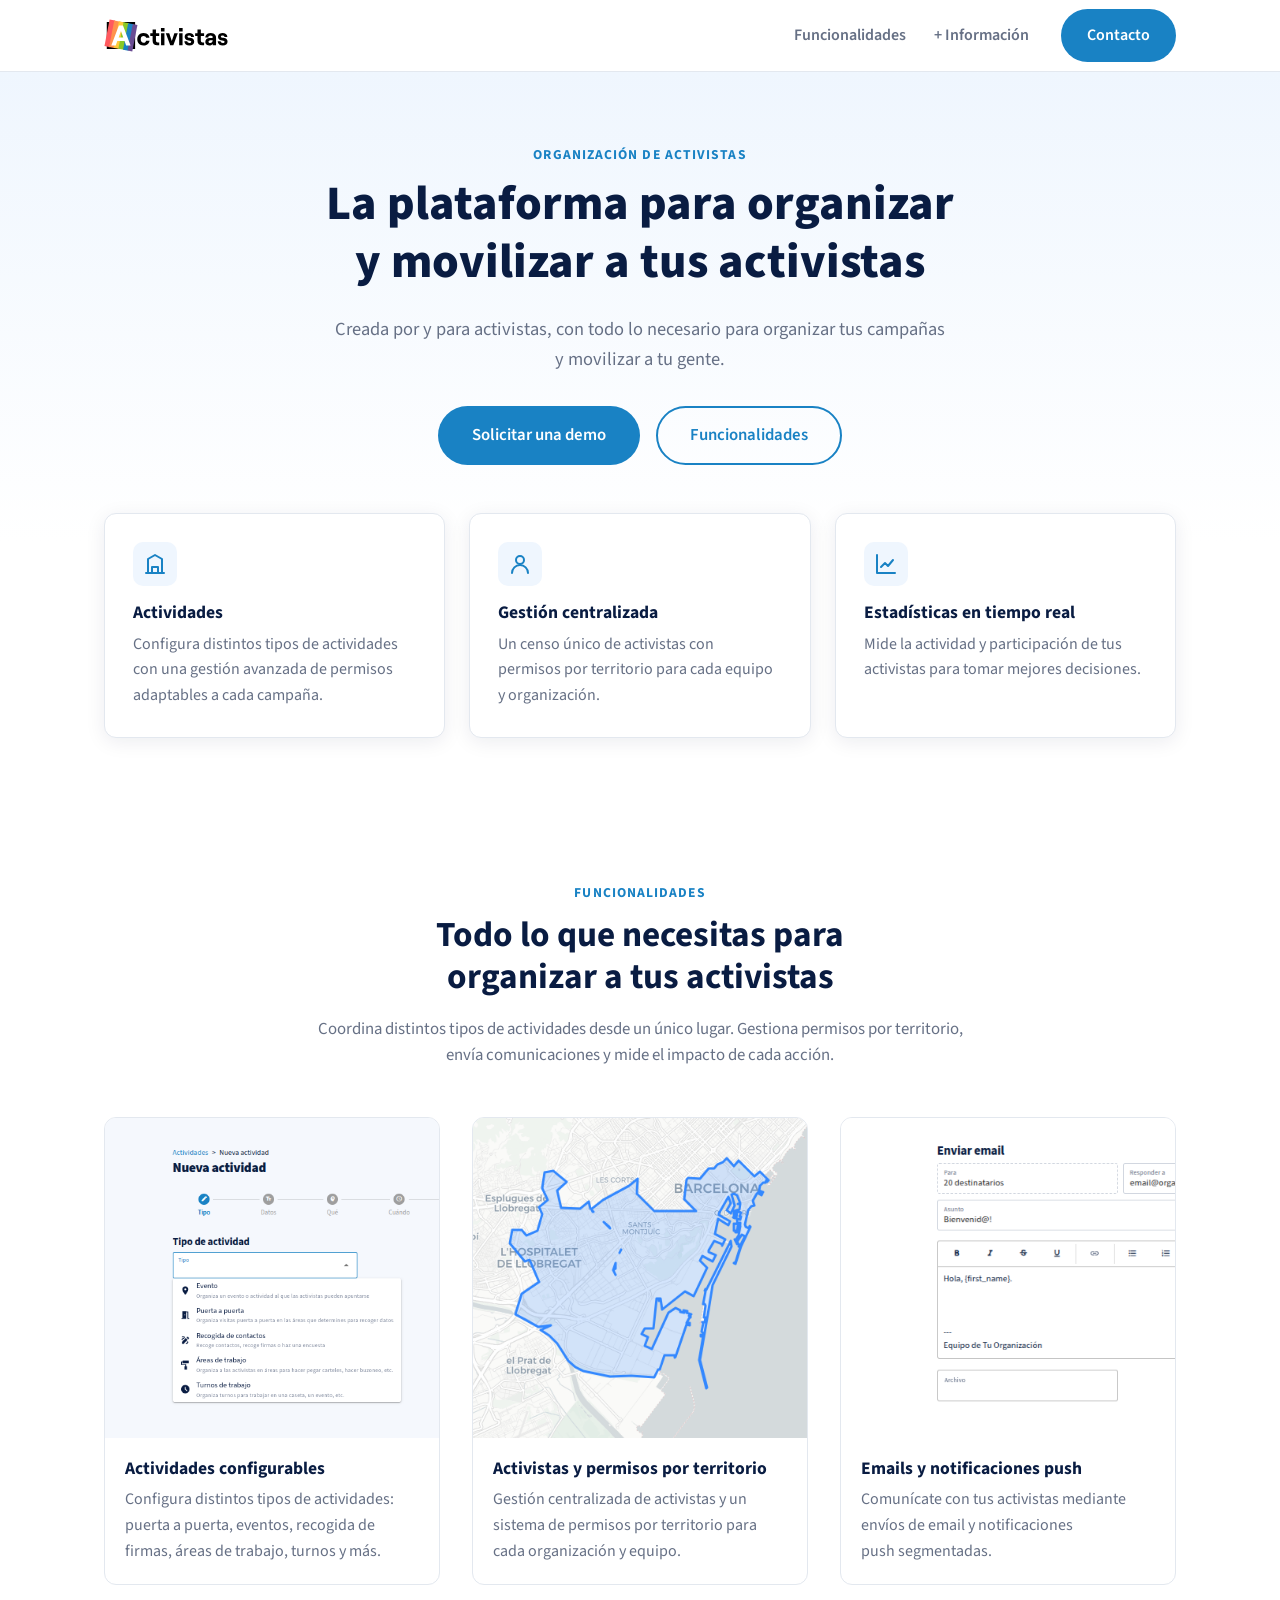
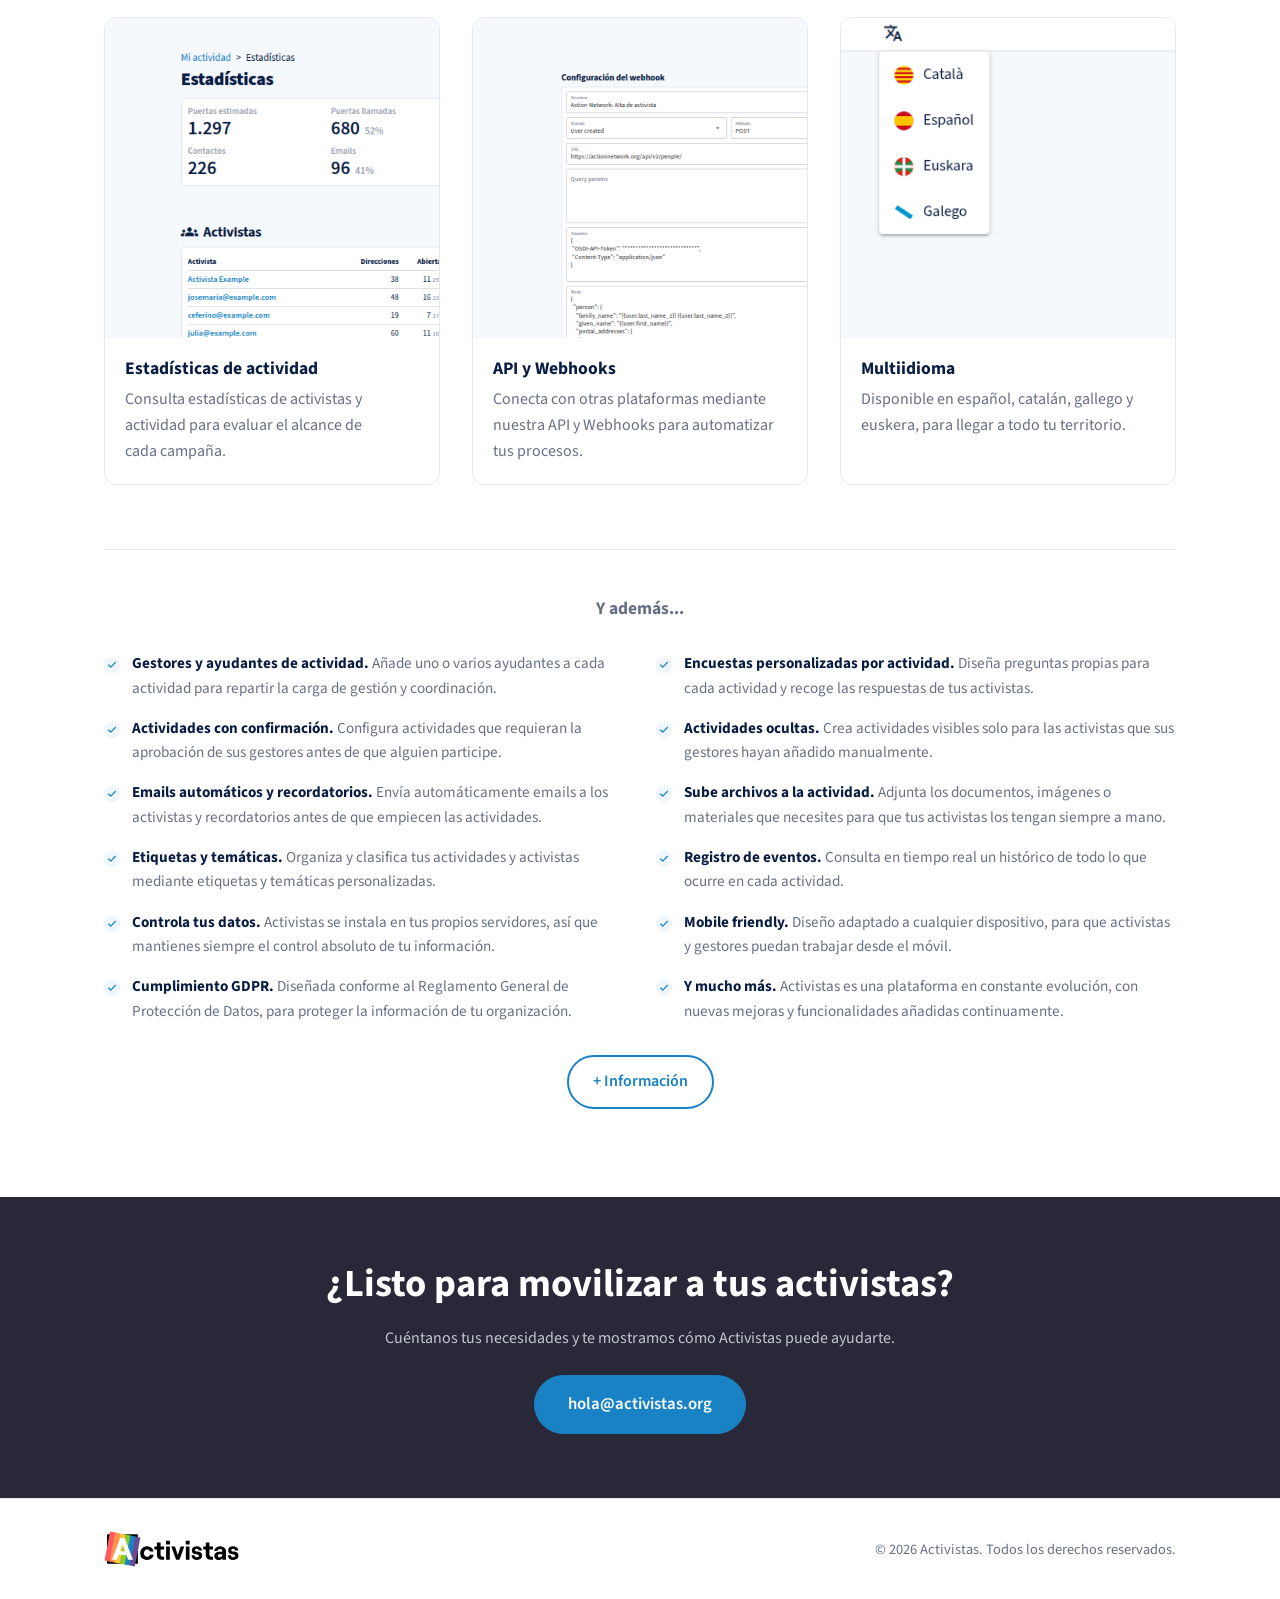
<file: index.html>
<!DOCTYPE html>
<html lang="es">
<head>
  <meta charset="UTF-8" />
  <meta name="viewport" content="width=device-width, initial-scale=1.0" />
  <title>Activistas | Plataforma de organización de activistas</title>
  <meta name="description" content="Activistas es la plataforma para organizaciones de la sociedad civil que necesitan organizar, coordinar y hacer crecer a sus activistas: puerta a puerta, eventos, recogida de firmas, áreas de trabajo y turnos." />

  <link rel="icon" type="image/svg+xml" href="/favicon/favicon.ico" />
  <link rel="apple-touch-icon" sizes="180x180" href="/favicon/apple-touch-icon.png">
  <link rel="icon" type="image/png" sizes="32x32" href="/favicon/favicon-32x32.png">
  <link rel="icon" type="image/png" sizes="16x16" href="/favicon/favicon-16x16.png">
  <link rel="mask-icon" href="/favicon/safari-pinned-tab.svg" color="#5bbad5">
  <meta name="msapplication-TileColor" content="#e51c55">
  <meta name="theme-color" content="#ffffff">

  <meta property="og:type" content="website" />
  <meta property="og:locale" content="es_ES" />
  <meta property="og:title" content="Activistas | Plataforma de organización de activistas" />
  <meta property="og:description" content="Coordina puerta a puerta, eventos, recogida de firmas, áreas de trabajo y turnos desde un único lugar." />
  <meta name="twitter:card" content="summary" />

  <link rel="stylesheet" href="css/styles.css" />
</head>
<body>

  <a class="skip-link" href="#contenido">Ir al contenido principal</a>

  <header class="site-header" id="inicio">
    <div class="container header-inner">
      <a class="logo" href="#inicio">
        <img src="images/logo/logo-long.svg" alt="Activistas" width="240" height="48" />
      </a>

      <button class="nav-toggle" id="navToggle" aria-expanded="false" aria-controls="siteNav" aria-label="Abrir menú">
        <span class="nav-toggle-bar"></span>
        <span class="nav-toggle-bar"></span>
        <span class="nav-toggle-bar"></span>
      </button>

      <nav class="site-nav" id="siteNav">
        <ul>
          <li><a href="#funcionalidades">Funcionalidades</a></li>
          <li><a href="info.html">+ Información</a></li>
        </ul>
        <a class="btn btn-primary" href="#contacto">Contacto</a>
      </nav>
    </div>
  </header>

  <main id="contenido">

    <!-- Hero -->
    <section class="hero">
      <div class="container hero-inner">
        <div class="hero-copy">
          <p class="eyebrow">Organización de activistas</p>
          <h1>La plataforma para organizar y movilizar a tus activistas</h1>
          <p class="lead">
            Creada por y para activistas, con todo lo necesario para organizar tus campañas y movilizar a tu gente.
          </p>
          <div class="hero-actions">
            <a class="btn btn-primary btn-lg" href="#contacto">Solicitar una demo</a>
            <a class="btn btn-secondary btn-lg" href="#funcionalidades">Funcionalidades</a>
          </div>
        </div>
      </div>

      <div class="container hero-blocks">
        <div class="hero-block">
          <div class="hero-block-icon" aria-hidden="true">
            <svg viewBox="0 0 24 24" fill="none" stroke="currentColor" stroke-width="2" stroke-linecap="round" stroke-linejoin="round"><path d="M3 21h18" /><path d="M5 21V7l7-4 7 4v14" /><path d="M9 21v-6h6v6" /></svg>
          </div>
          <h3>Actividades</h3>
          <p>Configura distintos tipos de actividades con una gestión avanzada de permisos adaptables a cada campaña.</p>
        </div>
        <div class="hero-block">
          <div class="hero-block-icon" aria-hidden="true">
            <svg viewBox="0 0 24 24" fill="none" stroke="currentColor" stroke-width="2" stroke-linecap="round" stroke-linejoin="round"><circle cx="12" cy="8" r="4" /><path d="M4 21c0-4.4 3.6-8 8-8s8 3.6 8 8" /></svg>
          </div>
          <h3>Gestión centralizada</h3>
          <p>Un censo único de activistas con permisos por territorio para cada equipo y organización.</p>
        </div>
        <div class="hero-block">
          <div class="hero-block-icon" aria-hidden="true">
            <svg viewBox="0 0 24 24" fill="none" stroke="currentColor" stroke-width="2" stroke-linecap="round" stroke-linejoin="round"><path d="M3 3v18h18" /><path d="M7 15l4-4 3 3 5-6" /></svg>
          </div>
          <h3>Estadísticas en tiempo real</h3>
          <p>Mide la actividad y participación de tus activistas para tomar mejores decisiones.</p>
        </div>
      </div>
    </section>

    <!-- Funcionalidades -->
    <section class="section" id="funcionalidades">
      <div class="container">
        <div class="section-head">
          <p class="eyebrow">Funcionalidades</p>
          <h2>Todo lo que necesitas para organizar a tus activistas</h2>
          <p class="section-lead">Coordina distintos tipos de actividades desde un
            único lugar. Gestiona permisos por territorio, envía comunicaciones y mide el impacto de cada acción.</p>
        </div>

        <div class="feature-grid">
          <article class="feature-card">
            <img class="feature-image" src="images/features/activities.png" alt="Configuración de actividades" width="480" height="320" loading="lazy" />
            <h3>Actividades configurables</h3>
            <p>Configura distintos tipos de actividades: puerta a puerta, eventos, recogida de firmas, áreas de trabajo, turnos y más.</p>
          </article>

          <article class="feature-card">
            <img class="feature-image" src="images/features/areas.png" alt="Gestión de activistas y permisos" width="480" height="320" loading="lazy" />
            <h3>Activistas y permisos por territorio</h3>
            <p>Gestión centralizada de activistas y un sistema de permisos por territorio para cada organización y equipo.</p>
          </article>

          <article class="feature-card">
            <img class="feature-image" src="images/features/emails.png" alt="Envío de emails y notificaciones push" width="480" height="320" loading="lazy" />
            <h3>Emails y notificaciones push</h3>
            <p>Comunícate con tus activistas mediante envíos de email y notificaciones push segmentadas.</p>
          </article>

          <article class="feature-card">
            <img class="feature-image" src="images/features/stats.png" alt="Estadísticas de activistas y actividad" width="480" height="320" loading="lazy" />
            <h3>Estadísticas de actividad</h3>
            <p>Consulta estadísticas de activistas y actividad para evaluar el alcance de cada campaña.</p>
          </article>

          <article class="feature-card">
            <img class="feature-image" src="images/features/webhooks.png" alt="Conexión mediante API y Webhooks" width="480" height="320" loading="lazy" />
            <h3>API y Webhooks</h3>
            <p>Conecta con otras plataformas mediante nuestra API y Webhooks para automatizar tus procesos.</p>
          </article>

          <article class="feature-card">
            <img class="feature-image" src="images/features/languages.png" alt="Plataforma multiidioma" width="480" height="320" loading="lazy" />
            <h3>Multiidioma</h3>
            <p>Disponible en español, catalán, gallego y euskera, para llegar a todo tu territorio.</p>
          </article>
        </div>

        <div class="extra-features">
          <h3 class="extra-features-title">Y además...</h3>
          <ul class="extra-feature-list">
            <li class="extra-feature-item">
              <strong>Gestores y ayudantes de actividad.</strong>
              Añade uno o varios ayudantes a cada actividad para repartir la carga de gestión y coordinación.
            </li>
            <li class="extra-feature-item">
              <strong>Encuestas personalizadas por actividad.</strong>
              Diseña preguntas propias para cada actividad y recoge las respuestas de tus activistas.
            </li>
            <li class="extra-feature-item">
              <strong>Actividades con confirmación.</strong>
              Configura actividades que requieran la aprobación de sus gestores antes de que alguien participe.
            </li>
            <li class="extra-feature-item">
              <strong>Actividades ocultas.</strong>
              Crea actividades visibles solo para las activistas que sus gestores hayan añadido manualmente.
            </li>
            <li class="extra-feature-item">
              <strong>Emails automáticos y recordatorios.</strong>
              Envía automáticamente emails a los activistas y recordatorios antes de que empiecen las actividades.
            </li>
            <li class="extra-feature-item">
              <strong>Sube archivos a la actividad.</strong>
              Adjunta los documentos, imágenes o materiales que necesites para que tus activistas los tengan siempre a mano.
            </li>
            <li class="extra-feature-item">
              <strong>Etiquetas y temáticas.</strong>
              Organiza y clasifica tus actividades y activistas mediante etiquetas y temáticas personalizadas.
            </li>
            <li class="extra-feature-item">
              <strong>Registro de eventos.</strong>
              Consulta en tiempo real un histórico de todo lo que ocurre en cada actividad.
            </li>
            <li class="extra-feature-item">
              <strong>Controla tus datos.</strong>
              Activistas se instala en tus propios servidores, así que mantienes siempre el control absoluto de tu información.
            </li>
            <li class="extra-feature-item">
              <strong>Mobile friendly.</strong>
              Diseño adaptado a cualquier dispositivo, para que activistas y gestores puedan trabajar desde el móvil.
            </li>
            <li class="extra-feature-item">
              <strong>Cumplimiento GDPR.</strong>
              Diseñada conforme al Reglamento General de Protección de Datos, para proteger la información de tu organización.
            </li>
            <li class="extra-feature-item">
              <strong>Y mucho más.</strong>
              Activistas es una plataforma en constante evolución, con nuevas mejoras y funcionalidades añadidas continuamente.
            </li>
          </ul>
          <p class="extra-features-cta">
            <a class="btn btn-secondary" href="info.html">+ Información</a>
          </p>
        </div>
      </div>
    </section>

    <!-- CTA intermedio -->
    <section class="cta-band" id="contacto">
      <div class="container cta-band-inner">
        <h2>¿Listo para movilizar a tus activistas?</h2>
        <p>Cuéntanos tus necesidades y te mostramos cómo Activistas puede ayudarte.</p>
        <a class="btn btn-primary btn-lg" id="emailCta" href="#" rel="nofollow" data-b64="aG9sYUBhY3RpdmlzdGFzLm9yZw==">Escríbenos</a>
      </div>
    </section>

  </main>

  <footer class="site-footer">
    <div class="container footer-inner">
      <img class="logo logo-footer" src="images/logo/logo-long.svg" alt="Activistas" width="180" height="36" />
      <p>&copy; <span id="year"></span> Activistas. Todos los derechos reservados.</p>
    </div>
  </footer>

  <script src="js/main.js"></script>
</body>
</html>
</file>
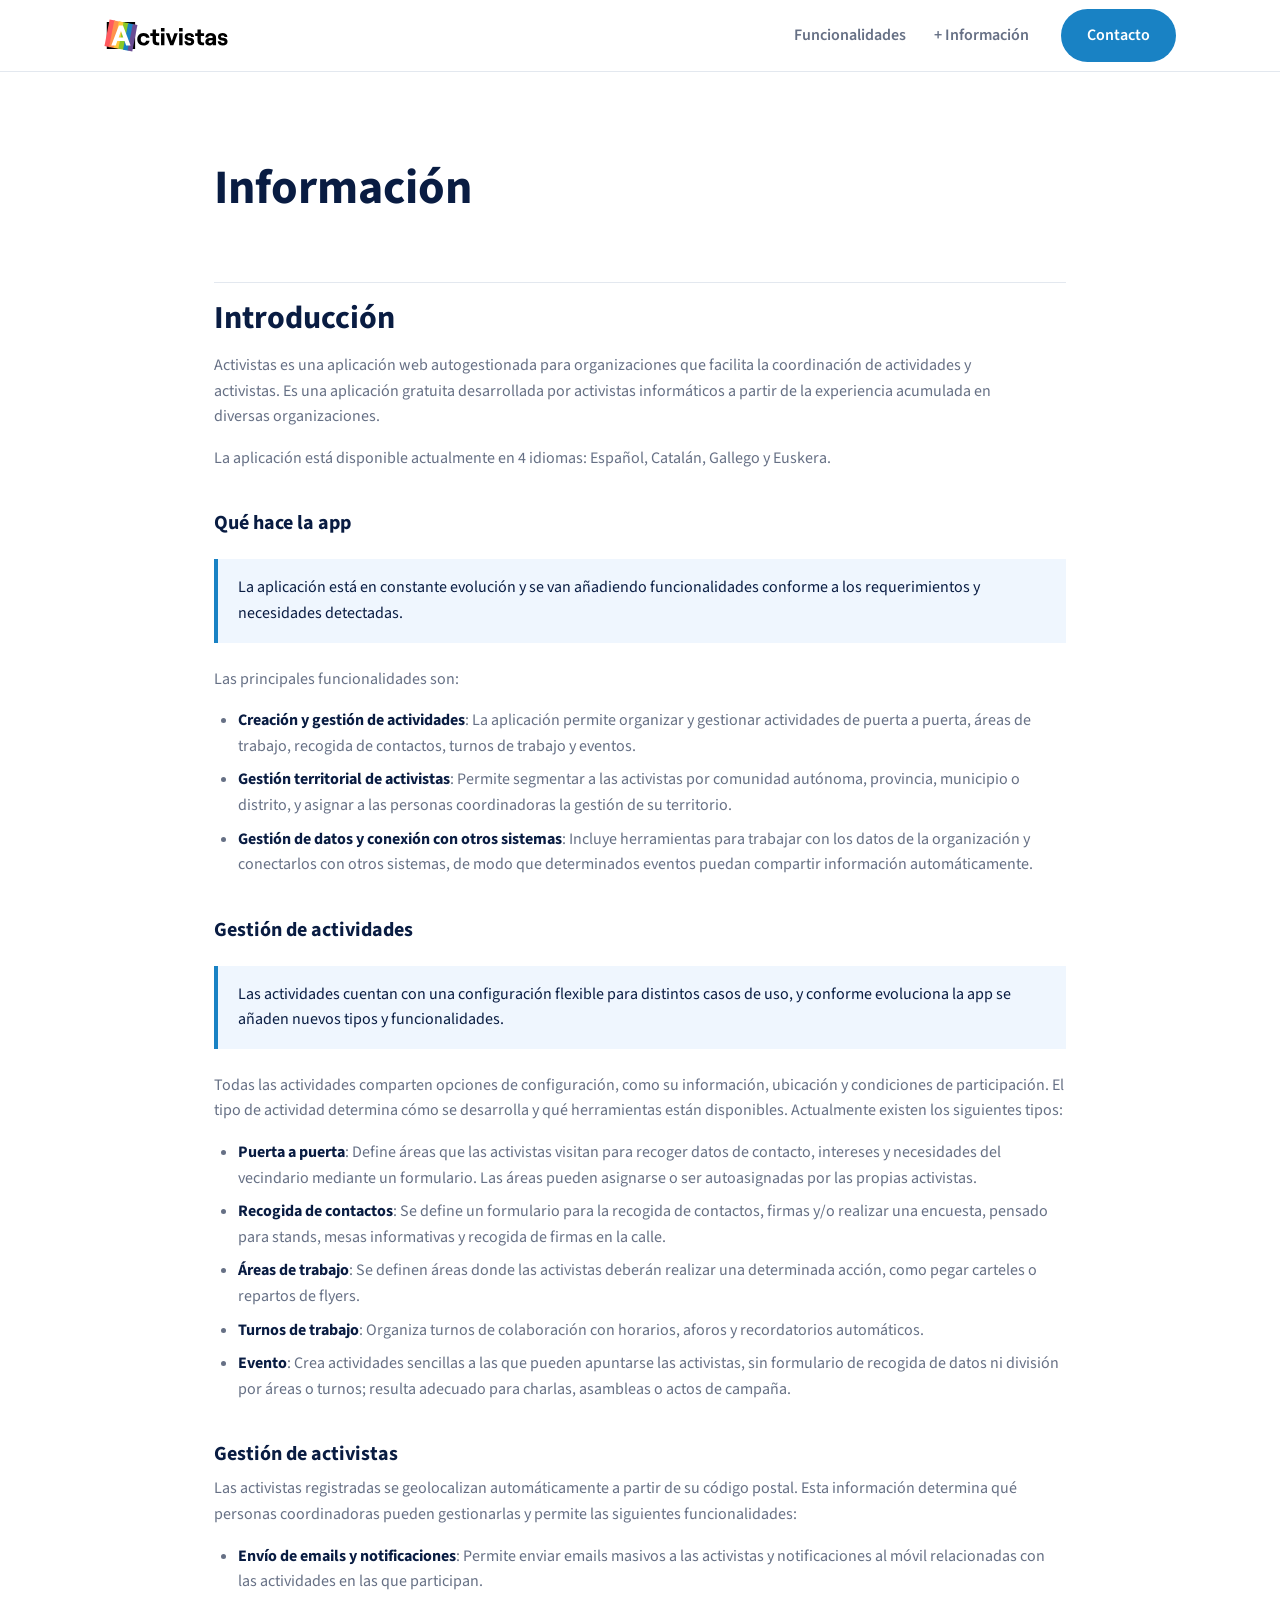
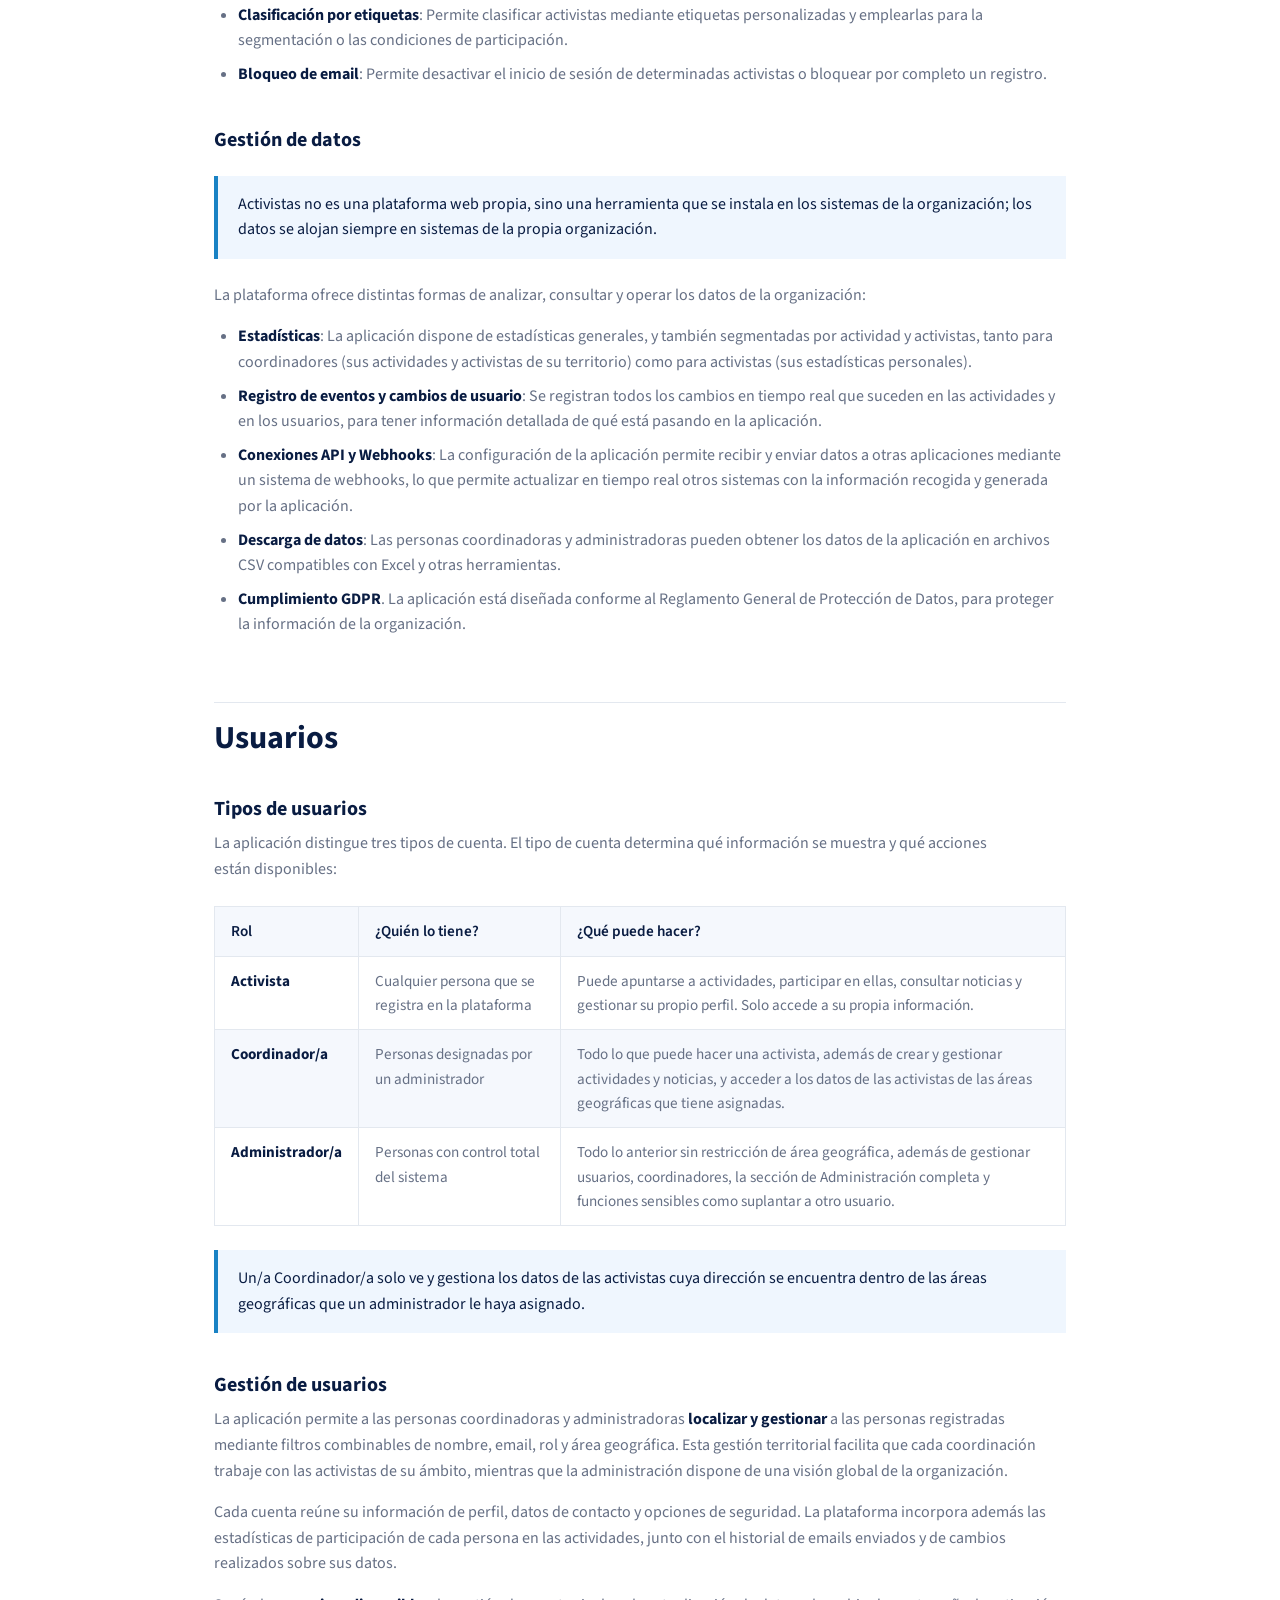
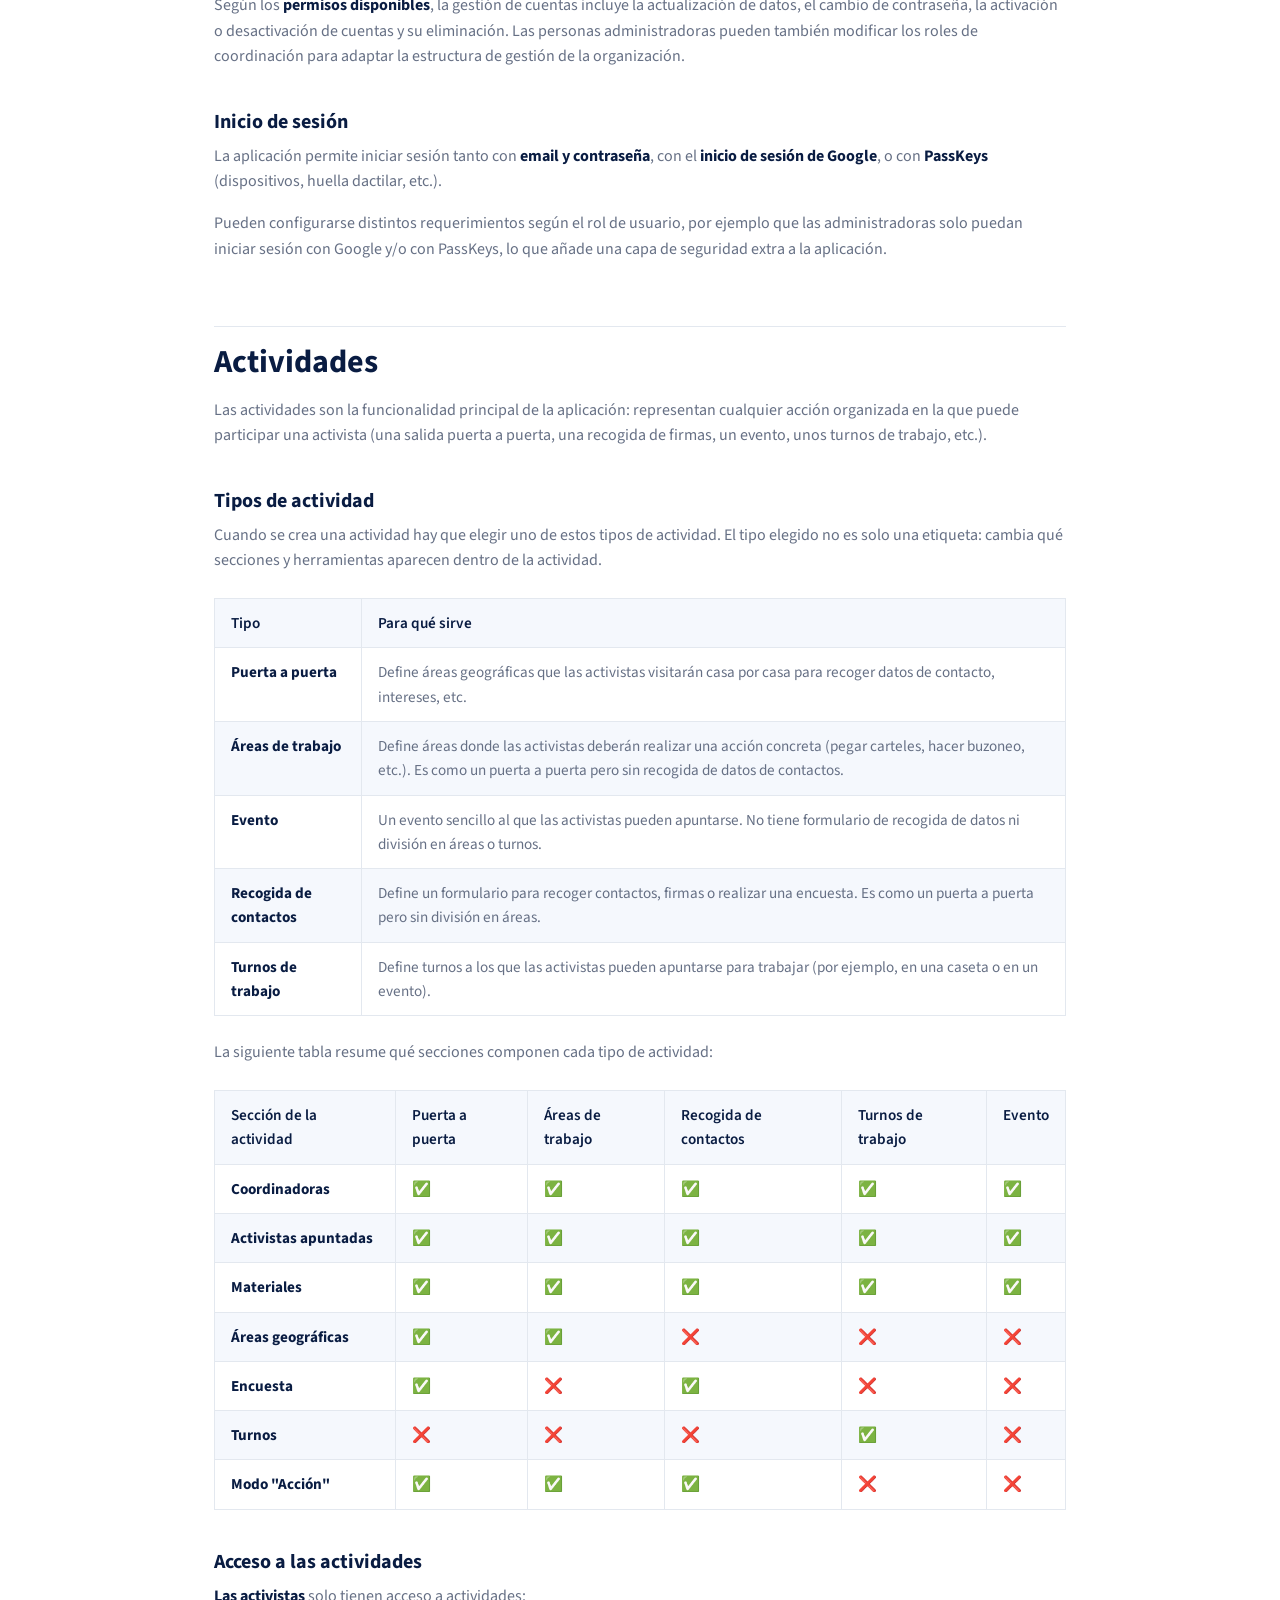
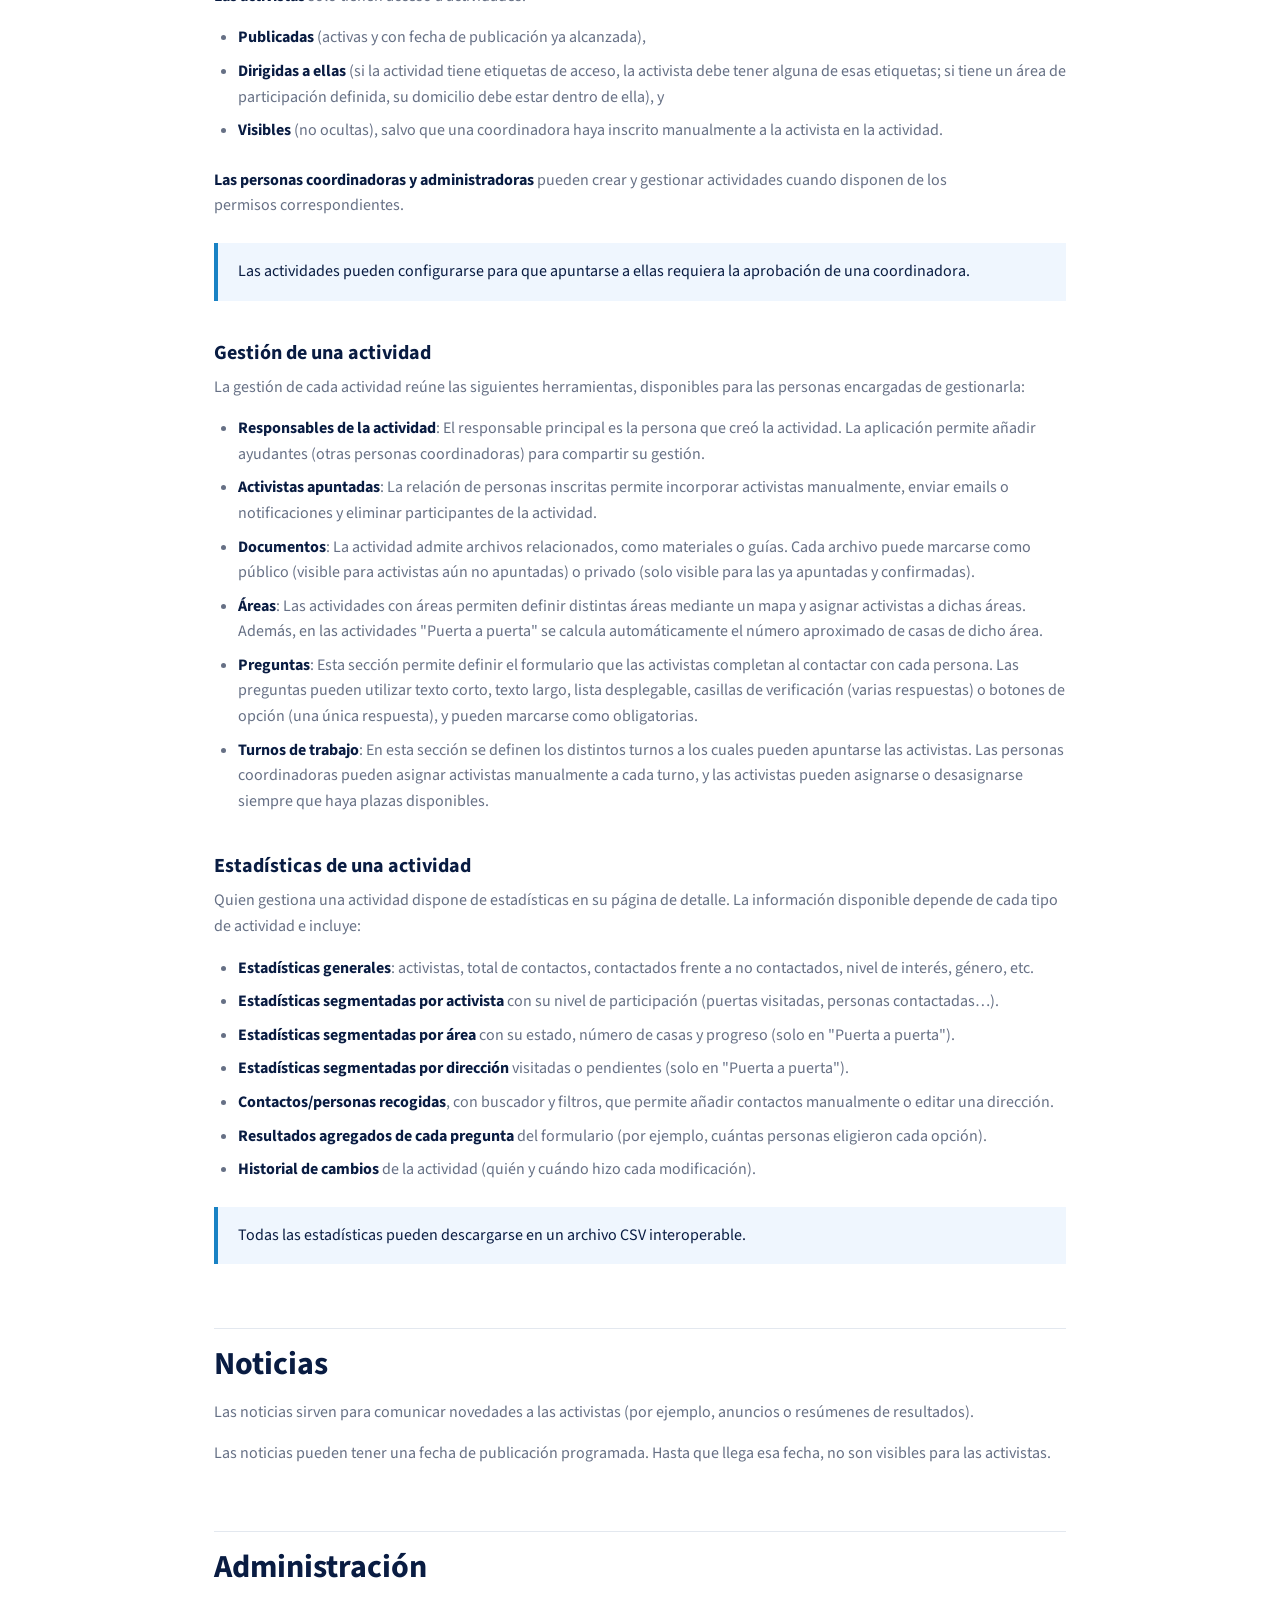
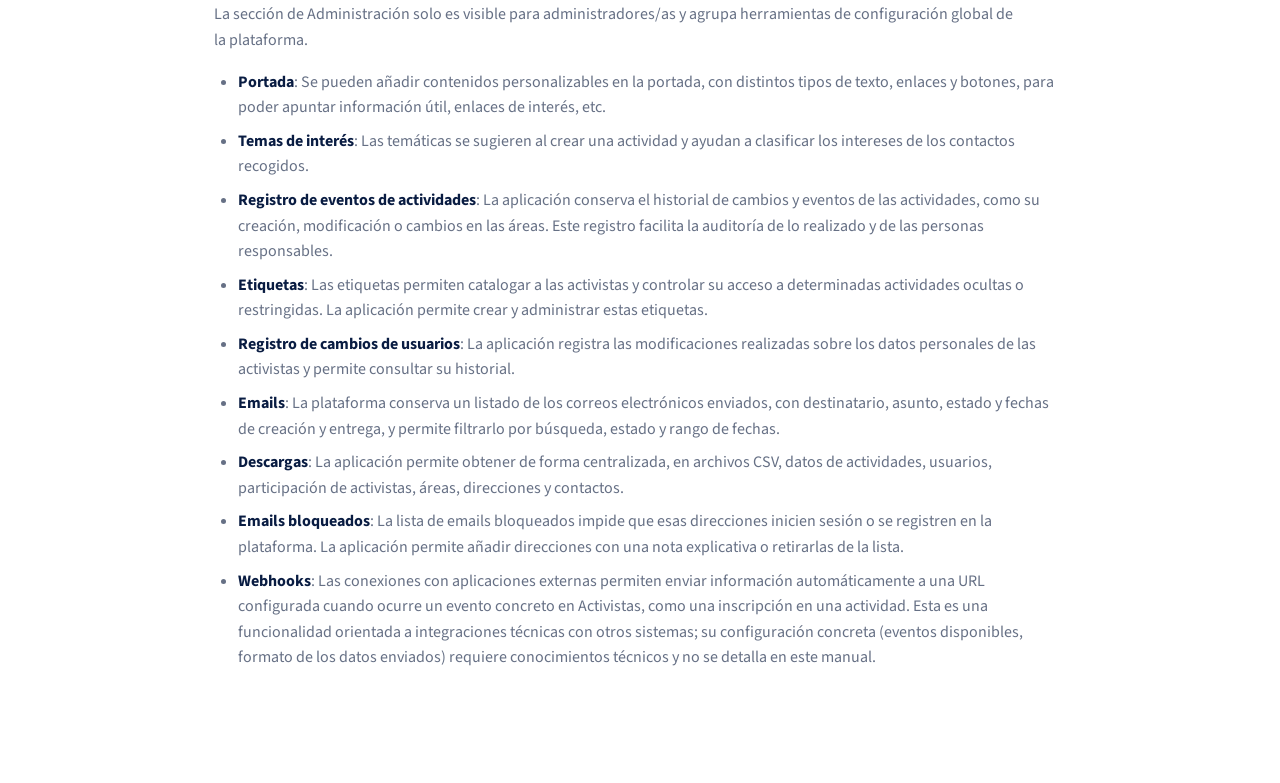
<file: info.html>
<!DOCTYPE html>
<html lang="es">
<head>
  <meta charset="UTF-8" />
  <meta name="viewport" content="width=device-width, initial-scale=1.0" />
  <title>Más información | Activistas</title>
  <meta name="description" content="Más información sobre Activistas, la plataforma para organizar y movilizar activistas." />

  <link rel="icon" type="image/svg+xml" href="/favicon/favicon.ico" />
  <link rel="apple-touch-icon" sizes="180x180" href="/favicon/apple-touch-icon.png" />
  <link rel="icon" type="image/png" sizes="32x32" href="/favicon/favicon-32x32.png" />
  <link rel="icon" type="image/png" sizes="16x16" href="/favicon/favicon-16x16.png" />
  <link rel="mask-icon" href="/favicon/safari-pinned-tab.svg" color="#5bbad5" />
  <meta name="msapplication-TileColor" content="#e51c55" />
  <meta name="theme-color" content="#ffffff" />

  <meta property="og:type" content="website" />
  <meta property="og:locale" content="es_ES" />
  <meta property="og:title" content="Más información | Activistas" />
  <meta property="og:description" content="Más información sobre Activistas, la plataforma para organizar y movilizar activistas." />
  <meta name="twitter:card" content="summary" />

  <link rel="stylesheet" href="css/styles.css" />
</head>
<body>

  <a class="skip-link" href="#contenido">Ir al contenido principal</a>

  <header class="site-header" id="inicio">
    <div class="container header-inner">
      <a class="logo" href="index.html">
        <img src="images/logo/logo-long.svg" alt="Activistas" width="240" height="48" />
      </a>

      <button class="nav-toggle" id="navToggle" aria-expanded="false" aria-controls="siteNav" aria-label="Abrir menú">
        <span class="nav-toggle-bar"></span>
        <span class="nav-toggle-bar"></span>
        <span class="nav-toggle-bar"></span>
      </button>

      <nav class="site-nav" id="siteNav">
        <ul>
          <li><a href="index.html#funcionalidades">Funcionalidades</a></li>
          <li><a href="info.html" aria-current="page">+ Información</a></li>
        </ul>
        <a class="btn btn-primary" href="index.html#contacto">Contacto</a>
      </nav>
    </div>
  </header>

  <main id="contenido">
    <section class="section guide-section">
      <div class="container guide-container">
        <article class="guide-content" id="guideContent" aria-live="polite">
          <p>Cargando página...</p>
        </article>
      </div>
    </section>
  </main>

  <script src="js/showdown.min.js"></script>
  <script src="js/main.js"></script>
</body>
</html>
</file>
<file: css/styles.css>
:root {
  --text-color-default   : #091c42;
  --text-color-light     : #667085;
  --text-color-lighter   : #98A2B3;

  --background-0   : #ffffff;
  --background-1   : #f5f8fd;
  --background-2   : #eff6fe;
  --background-3   : #dbe0e6;
  --background-4   : #c1c7ce;
  --background-5   : #adb4bc;
  --background-6   : #929aa2;

  --border-color-default: #cfd5de;
  --border-color-light: #E3E8EF;

  --primary   : #1982c4;
  --secondary : #53ade5;
  --accent    : #ba4be1;
  --dark      : #282838;
  --grey      : #d3d7dd;
  --light     : #edf0f3;

  --positive  : #329c4a;
  --negative  : #db3737;
  --info      : #85b8ff;
  --warning   : #F2C037;
  --other     : #d8dee4;

  --font-family-base: "Source Sans 3", -apple-system, BlinkMacSystemFont, "Segoe UI", Roboto, sans-serif;
  --container-width: 1120px;
  --radius: 12px;
  --shadow: 0 4px 20px rgba(9, 28, 66, 0.08);
  --header-height: 72px;
}

/* ==========================================================================
   Fuentes
   ========================================================================== */
@font-face {
  font-family: "Source Sans 3";
  src: url("../fonts/Source_Sans_3/static/SourceSans3-Regular.ttf") format("truetype");
  font-weight: 400;
  font-style: normal;
  font-display: swap;
}
@font-face {
  font-family: "Source Sans 3";
  src: url("../fonts/Source_Sans_3/static/SourceSans3-Italic.ttf") format("truetype");
  font-weight: 400;
  font-style: italic;
  font-display: swap;
}
@font-face {
  font-family: "Source Sans 3";
  src: url("../fonts/Source_Sans_3/static/SourceSans3-SemiBold.ttf") format("truetype");
  font-weight: 600;
  font-style: normal;
  font-display: swap;
}
@font-face {
  font-family: "Source Sans 3";
  src: url("../fonts/Source_Sans_3/static/SourceSans3-Bold.ttf") format("truetype");
  font-weight: 700;
  font-style: normal;
  font-display: swap;
}
@font-face {
  font-family: "Source Sans 3";
  src: url("../fonts/Source_Sans_3/static/SourceSans3-ExtraBold.ttf") format("truetype");
  font-weight: 800;
  font-style: normal;
  font-display: swap;
}

/* ==========================================================================
   Reset avanzado
   ========================================================================== */
*, *::before, *::after {
  box-sizing: border-box;
}

* {
  margin: 0;
  padding: 0;
  font: inherit;
}

html {
  scroll-behavior: smooth;
  scroll-padding-top: var(--header-height);
  -webkit-text-size-adjust: 100%;
  hanging-punctuation: first last;
}

body {
  min-height: 100svh;
  font-family: var(--font-family-base);
  color: var(--text-color-default);
  background: var(--background-0);
  line-height: 1.6;
  -webkit-font-smoothing: antialiased;
  text-rendering: optimizeLegibility;
}

img, picture, svg, video, canvas {
  max-width: 100%;
  display: block;
}

img, svg {
  vertical-align: middle;
}

a {
  color: inherit;
  text-decoration: none;
}

strong {
  font-weight: 700;
}

ul, ol {
  list-style: none;
}

h1, h2, h3, h4, h5, h6 {
  line-height: 1.2;
  font-weight: 700;
  text-wrap: balance;
  margin-bottom: .5em;
}

p {
  text-wrap: pretty;
  margin-bottom: 1em;
}

p:last-child, h1:last-child, h2:last-child, h3:last-child {
  margin-bottom: 0;
}

button, input, textarea, select {
  color: inherit;
  background: none;
  border: none;
  appearance: none;
}

button {
  cursor: pointer;
}

table {
  border-collapse: collapse;
  border-spacing: 0;
}

fieldset {
  border: none;
}

/* Reduce o elimina animaciones cuando el usuario lo prefiere así */
@media (prefers-reduced-motion: reduce) {
  html {
    scroll-behavior: auto;
  }
  *, *::before, *::after {
    animation-duration: 0.01ms !important;
    animation-iteration-count: 1 !important;
    transition-duration: 0.01ms !important;
    scroll-behavior: auto !important;
  }
}

.container {
  width: 100%;
  max-width: var(--container-width);
  margin: 0 auto;
  padding: 0 24px;
}

.skip-link {
  position: absolute;
  left: -9999px;
  top: 0;
  background: var(--primary);
  color: #fff;
  padding: 12px 16px;
  z-index: 1000;
  border-radius: 0 0 8px 0;
}
.skip-link:focus {
  left: 0;
}

/* ==========================================================================
   Botones / CTAs
   ========================================================================== */
.btn {
  display: inline-flex;
  align-items: center;
  justify-content: center;
  gap: 8px;
  padding: 12px 24px;
  border-radius: 999px;
  font-weight: 600;
  border: 2px solid transparent;
  transition: transform .15s ease, box-shadow .15s ease, background-color .15s ease, color .15s ease;
  white-space: nowrap;
}
.btn:hover {
  transform: translateY(-2px);
}

.btn-primary {
  background: var(--primary);
  color: #fff;
}
.btn-primary:hover {
  background: var(--secondary);
}

.btn-secondary {
  background: transparent;
  color: var(--primary);
  border-color: var(--primary);
}
.btn-secondary:hover {
  background: var(--background-2);
}

.btn-light {
  background: #fff;
  color: var(--primary);
}
.btn-light:hover {
  box-shadow: var(--shadow);
}

.btn-lg {
  padding: 14px 32px;
  font-size: 1.05rem;
}

/* ==========================================================================
   Cabecera / navegación
   ========================================================================== */
.site-header {
  position: sticky;
  top: 0;
  z-index: 100;
  height: var(--header-height);
  display: flex;
  align-items: center;
  background: rgba(255, 255, 255, 0.9);
  backdrop-filter: saturate(180%) blur(8px);
  border-bottom: 1px solid var(--border-color-light);
}

.header-inner {
  display: flex;
  align-items: center;
  justify-content: space-between;
}

.logo {
  display: flex;
  align-items: center;
  height: 33px;
}
.logo img {
  height: 100%;
  width: auto;
}

.site-nav {
  display: flex;
  align-items: center;
  gap: 32px;
}

.site-nav ul {
  display: flex;
  gap: 28px;
}

.site-nav a:not(.btn) {
  font-weight: 600;
  color: var(--text-color-light);
}
.site-nav a:not(.btn):hover {
  color: var(--primary);
}

.nav-toggle {
  display: none;
  flex-direction: column;
  justify-content: center;
  gap: 5px;
  width: 40px;
  height: 40px;
  background: none;
  border: none;
  cursor: pointer;
}
.nav-toggle-bar {
  width: 100%;
  height: 2px;
  background: var(--text-color-default);
  border-radius: 2px;
}

/* ==========================================================================
   Hero
   ========================================================================== */
.hero {
  background: linear-gradient(180deg, var(--background-2) 0%, var(--background-0) 65%);
  padding: 72px 0 0;
}

.hero-inner {
  text-align: center;
  max-width: 780px;
}

.eyebrow {
  text-transform: uppercase;
  letter-spacing: .08em;
  font-size: .85rem;
  font-weight: 700;
  color: var(--primary);
  margin: 0 0 .75em;
}

.hero h1 {
  font-size: clamp(2rem, 4vw, 3rem);
  font-weight: 800;
}

.hero .lead {
  font-size: 1.15rem;
  color: var(--text-color-light);
  max-width: 620px;
  margin-left: auto;
  margin-right: auto;
}

.hero-actions {
  display: flex;
  justify-content: center;
  gap: 16px;
  flex-wrap: wrap;
  margin: 32px 0;
}

.hero-blocks {
  display: grid;
  grid-template-columns: repeat(3, 1fr);
  gap: 24px;
  margin-top: 48px;
  padding-bottom: 56px;
}

.hero-block {
  background: var(--background-0);
  border: 1px solid var(--border-color-light);
  border-radius: var(--radius);
  padding: 28px;
  box-shadow: var(--shadow);
}

.hero-block-icon {
  width: 44px;
  height: 44px;
  display: flex;
  align-items: center;
  justify-content: center;
  border-radius: 10px;
  background: var(--background-2);
  color: var(--primary);
  margin-bottom: 16px;
}
.hero-block-icon svg {
  width: 24px;
  height: 24px;
}

.hero-block h3 {
  font-size: 1.1rem;
}
.hero-block p {
  color: var(--text-color-light);
  margin: 0;
}

/* ==========================================================================
   Secciones genéricas
   ========================================================================== */
.section {
  padding: 88px 0;
}

.section-head {
  text-align: center;
  max-width: 680px;
  margin: 0 auto 48px;
}

.section-head h2 {
  font-size: clamp(1.6rem, 3vw, 2.2rem);
}

.section-lead {
  color: var(--text-color-light);
  font-size: 1.05rem;
}

/* ==========================================================================
   Funcionalidades
   ========================================================================== */
.feature-grid {
  display: grid;
  grid-template-columns: repeat(3, 1fr);
  gap: 32px;
}

.feature-card {
  background: var(--background-0);
  border: 1px solid var(--border-color-light);
  border-radius: var(--radius);
  overflow: hidden;
}

.feature-image {
  width: 100%;
  aspect-ratio: 3 / 2;
  object-fit: cover;
  background: var(--background-2);
}

.feature-card h3 {
  font-size: 1.1rem;
  margin: 20px 20px 8px;
}
.feature-card p {
  color: var(--text-color-light);
  margin: 0 20px 20px;
}

/* ==========================================================================
   Funcionalidades extra
   ========================================================================== */
.extra-features {
  margin-top: 64px;
  padding-top: 48px;
  border-top: 1px solid var(--border-color-light);
}

.extra-features-title {
  text-align: center;
  font-size: 1.1rem;
  color: var(--text-color-light);
  margin-bottom: 32px;
}

.extra-feature-list {
  display: grid;
  grid-template-columns: repeat(2, 1fr);
  gap: 16px 32px;
}

.extra-feature-item {
  position: relative;
  padding-left: 28px;
  color: var(--text-color-light);
  font-size: .95rem;
}
.extra-feature-item::before {
  content: "";
  position: absolute;
  left: 0;
  top: 6px;
  width: 16px;
  height: 16px;
  border-radius: 50%;
  background: var(--background-2);
  background-image: url("data:image/svg+xml,%3Csvg xmlns='http://www.w3.org/2000/svg' viewBox='0 0 24 24' fill='none' stroke='%231982c4' stroke-width='3' stroke-linecap='round' stroke-linejoin='round'%3E%3Cpolyline points='20 6 9 17 4 12'/%3E%3C/svg%3E");
  background-repeat: no-repeat;
  background-position: center;
  background-size: 10px;
}
.extra-feature-item strong {
  color: var(--text-color-default);
  font-weight: bold;
}

.extra-features-cta {
  display: flex;
  justify-content: center;
  margin-top: 32px;
}

/* ==========================================================================
   Guía de usuario
   ========================================================================== */
.guide-container {
  max-width: 900px;
}

.guide-content {
  color: var(--text-color-light);
}

.guide-content h1,
.guide-content h2,
.guide-content h3,
.guide-content h4,
.guide-content strong {
  color: var(--text-color-default);
}

.guide-content h1 {
  font-size: clamp(2rem, 4vw, 3rem);
  margin-bottom: 24px;
}

.guide-content h2 {
  font-size: clamp(1.5rem, 3vw, 2rem);
  margin-top: 64px;
  padding-top: 16px;
  border-top: 1px solid var(--border-color-light);
}

.guide-content h3 {
  font-size: 1.25rem;
  margin-top: 40px;
}

.guide-content ul,
.guide-content ol {
  list-style-position: outside;
  margin: 0 0 24px 24px;
}

.guide-content ul {
  list-style-type: disc;
}

.guide-content ol {
  list-style-type: decimal;
}

.guide-content li + li {
  margin-top: 8px;
}

.guide-content blockquote {
  margin: 24px 0;
  padding: 16px 20px;
  color: var(--text-color-default);
  background: var(--background-2);
  border-left: 4px solid var(--primary);
}

.guide-content table {
  width: 100%;
  margin: 24px 0;
  font-size: .95rem;
}

.guide-content th,
.guide-content td {
  padding: 12px 16px;
  vertical-align: top;
  text-align: left;
  border: 1px solid var(--border-color-light);
}

.guide-content th {
  color: var(--text-color-default);
  font-weight: 600;
  background: var(--background-1);
}

.guide-content tr:nth-child(even) {
  background: var(--background-1);
}

.guide-content code {
  padding: 2px 5px;
  color: var(--dark);
  background: var(--background-2);
  border-radius: 4px;
}

/* ==========================================================================
   CTA intermedio
   ========================================================================== */
.cta-band {
  background: var(--dark);
  color: #fff;
}
.cta-band-inner {
  text-align: center;
  padding: 64px 24px;
}
.cta-band h2 {
  font-size: clamp(1.8rem, 3vw, 2.4rem);
  color: #fff;
}
.cta-band p {
  color: var(--background-4);
  max-width: 520px;
  margin: 0 auto 24px;
}

/* ==========================================================================
   Footer
   ========================================================================== */
.site-footer {
  border-top: 1px solid var(--border-color-light);
  padding: 32px 0;
}
.footer-inner {
  display: flex;
  align-items: center;
  justify-content: space-between;
  flex-wrap: wrap;
  gap: 12px;
  color: var(--text-color-light);
  font-size: .9rem;
}
.logo-footer {
  height: 36px;
  width: auto;
}

/* ==========================================================================
   Responsive
   ========================================================================== */
@media (max-width: 860px) {
  .feature-grid,
  .hero-blocks {
    grid-template-columns: repeat(2, 1fr);
  }
  .activity-row {
    grid-template-columns: 1fr;
    gap: 0;
    min-height: 0;
    margin-bottom: 100px;
  }
  .activity-row-reverse .activity-media,
  .activity-row-reverse .activity-content {
    order: initial;
    margin: 0 auto;
  }
  .activity-media {
    aspect-ratio: 16 / 10;
  }
  .activity-content {
    padding: 32px 24px;
    margin: 0 auto;
  }
}

@media (max-width: 640px) {
  .nav-toggle {
    display: flex;
  }

  .site-nav {
    position: absolute;
    top: var(--header-height);
    left: 0;
    right: 0;
    background: var(--background-0);
    border-bottom: 1px solid var(--border-color-light);
    flex-direction: column;
    align-items: stretch;
    gap: 0;
    padding: 16px 24px 24px;
    transform: translateY(-8px);
    opacity: 0;
    pointer-events: none;
    transition: opacity .2s ease, transform .2s ease;
  }
  .site-nav.is-open {
    transform: translateY(0);
    opacity: 1;
    pointer-events: auto;
  }
  .site-nav ul {
    flex-direction: column;
    gap: 4px;
    margin-bottom: 16px;
  }
  .site-nav ul a {
    display: block;
    padding: 10px 0;
  }
  .site-nav .btn {
    width: 100%;
  }

  .feature-grid,
  .hero-blocks {
    grid-template-columns: 1fr;
  }

  .extra-feature-list {
    grid-template-columns: 1fr;
  }

  .guide-content table {
    display: block;
    overflow-x: auto;
    white-space: nowrap;
  }
}
</file>
